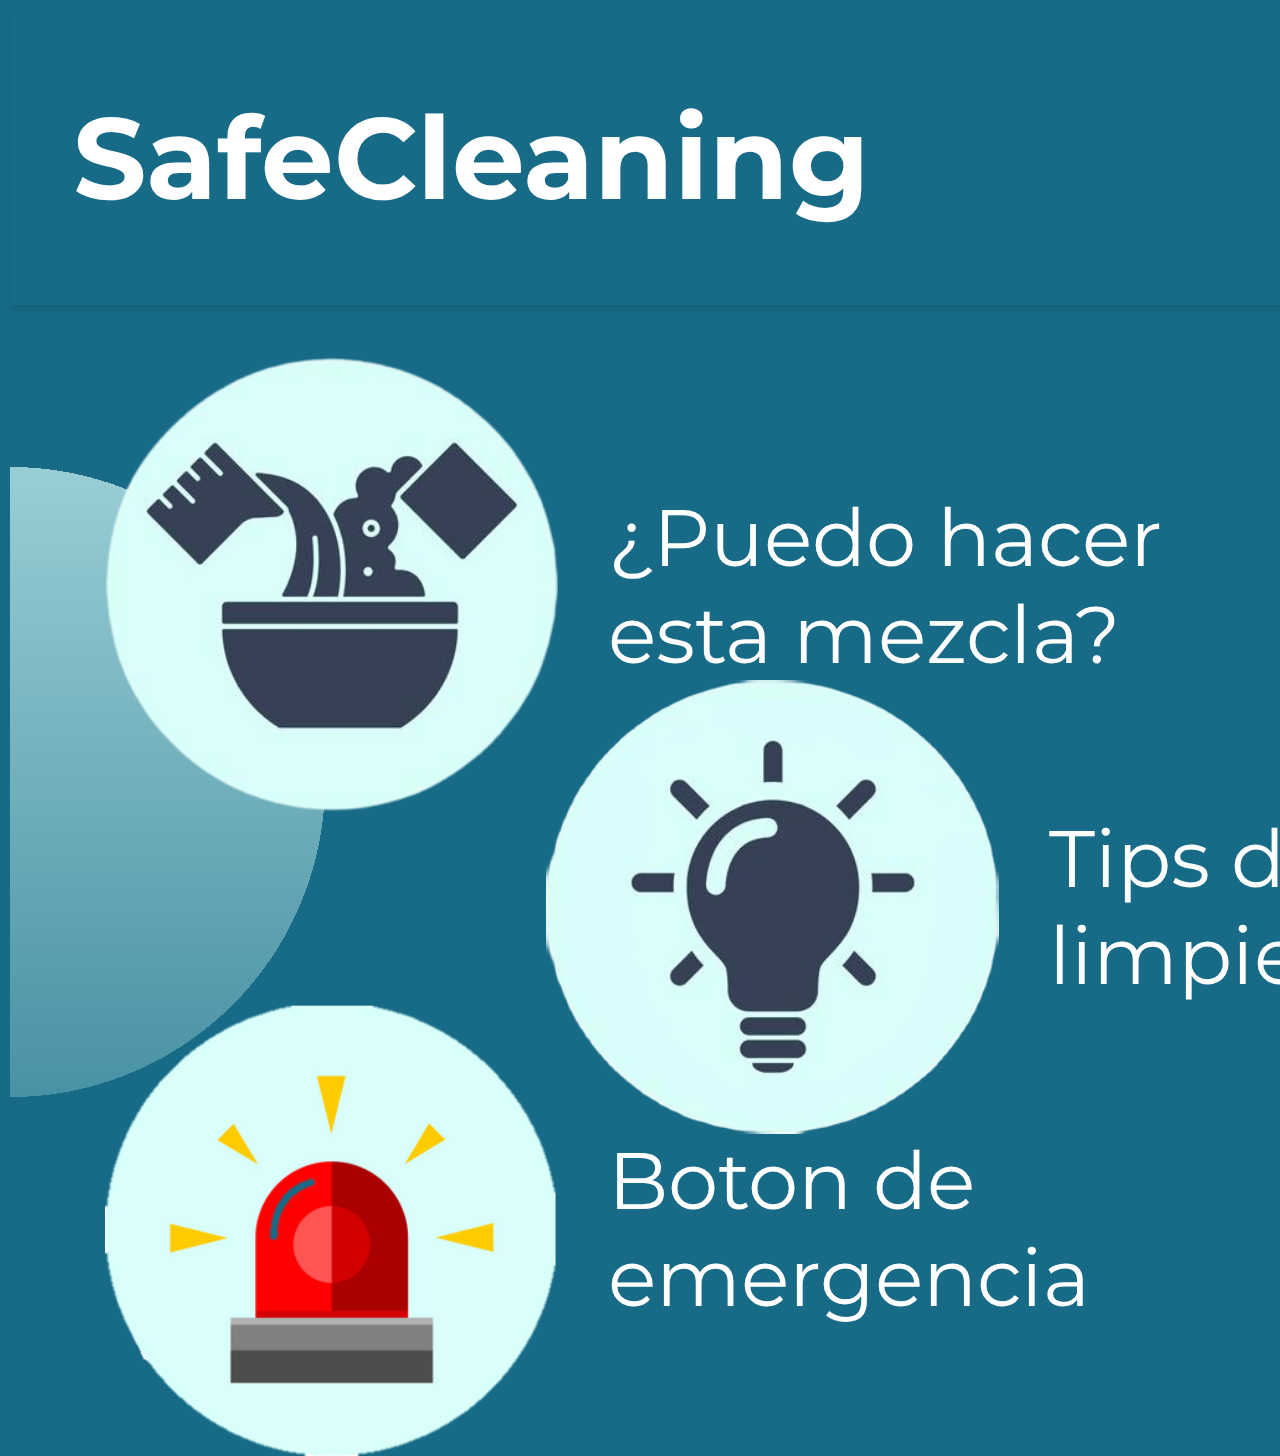
<file: index.html>
<!DOCTYPE html>
<html lang="es">
<head>
  <meta charset="UTF-8">
  <title>SafeCleaning</title>
  <link rel="stylesheet" href="estilos.css">
  <script src="script.js"></script>
</head>
<body class="menu">
    <div class="col-12 android-title-bar">
        <h1>SafeCleaning</h1>
    </div>
    <div class="empty_row"></div>
    <div class="card_1-container">
        <div class="row_1">
            <a class="card_1" href="mixing.html">
                <img class="card_1_img" src="MainFigures/MixB.png" alt="Boton mezcla">
                <p class="card_1_txt">
                ¿Puedo hacer esta mezcla?
                </p>
            </a>
        </div>

        <div class="row_1">
            <a class="card_1" href="suggest.html">
                <img class="card_1_img" src="MainFigures/TipsB.png" alt="Boton de tips">
                <p class="card_1_txt">
                Tips de limpieza
                </p>
            </a>
        </div>

        <div class="row_1">
            <a class="card_1" href="tel:123">
                <img class="card_1_img" src="MainFigures/AlertB.png" alt="Boton de emergencia">
                <p class="card_1_txt">
                Boton de emergencia
                </p>
            </a>
        </div>
    </div>
</body>
</html>
</file>
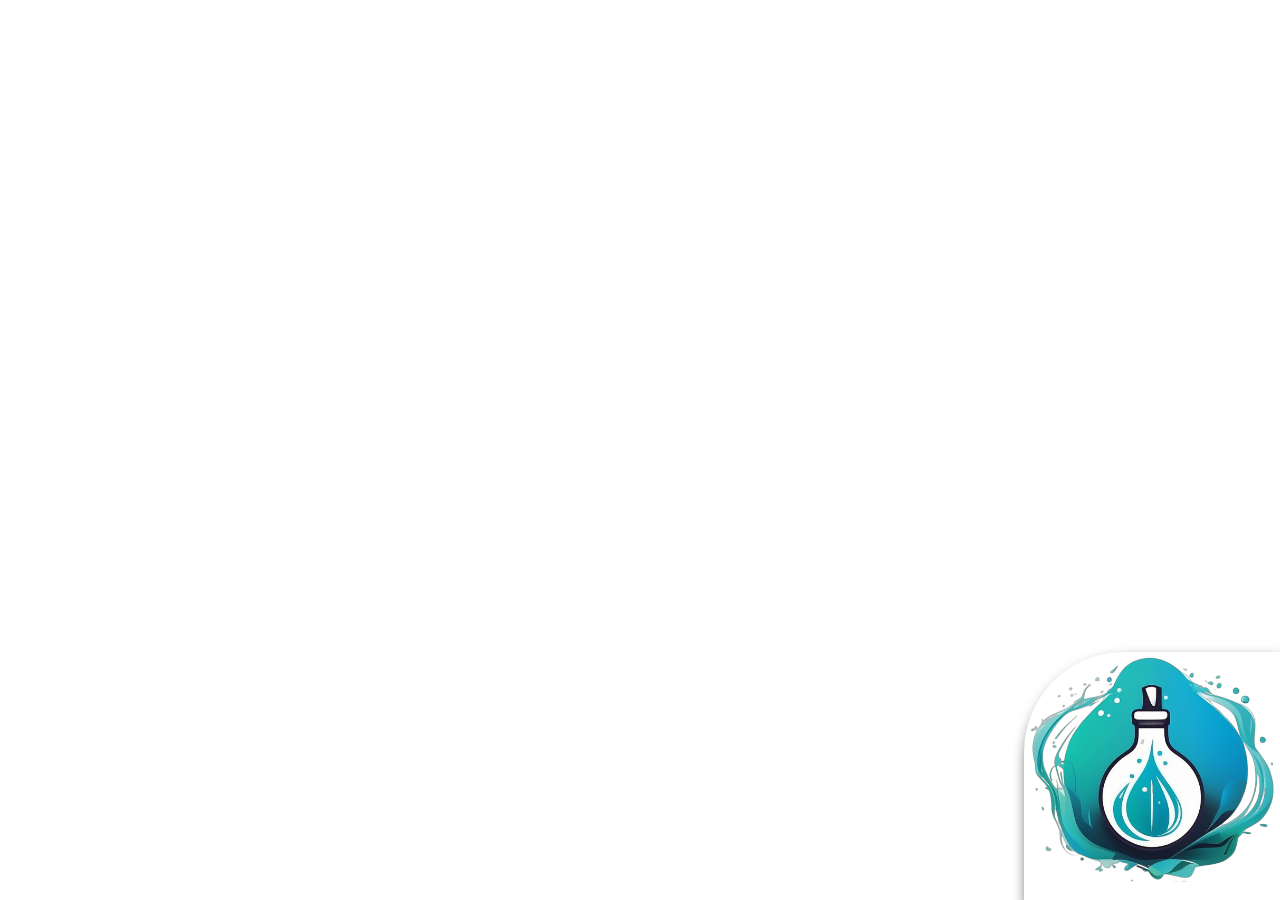
<file: danger.html>
<!DOCTYPE html>
<html lang="es">
<head>
    <meta charset="UTF-8">
    <title>SafeCleaning</title>
    <link rel="stylesheet" href="estilos.css">
</head>
<body class="danger">
    <div class="col-12 android-title-bar normal" id="barra">
        <h1>¿Puedo realizar esta mezcla?</h1>
    </div>
    <div class="space" id="espacio"></div>
    <h1 class="critical nousar" id="nousar">NO USAR</h1>
    <div class="card_3" id="mezclados">

    </div>
    <div class="row" id="precauciones">
        
    </div>
    <div class="row" id="riesgos">
        
    </div>
    <div class="row" id="usos">
        
    </div>
    <div class="home-button">
        <a href="index.html">
            <img src="MainFigures/logo.png" alt="Logo SafeCleaning">
        </a>
    </div>
    <script src="es_peligroso.js"></script>
    <div class="col-12 fullscreen-image" id="fondo">
    </div>
</body>
</html>
</file>
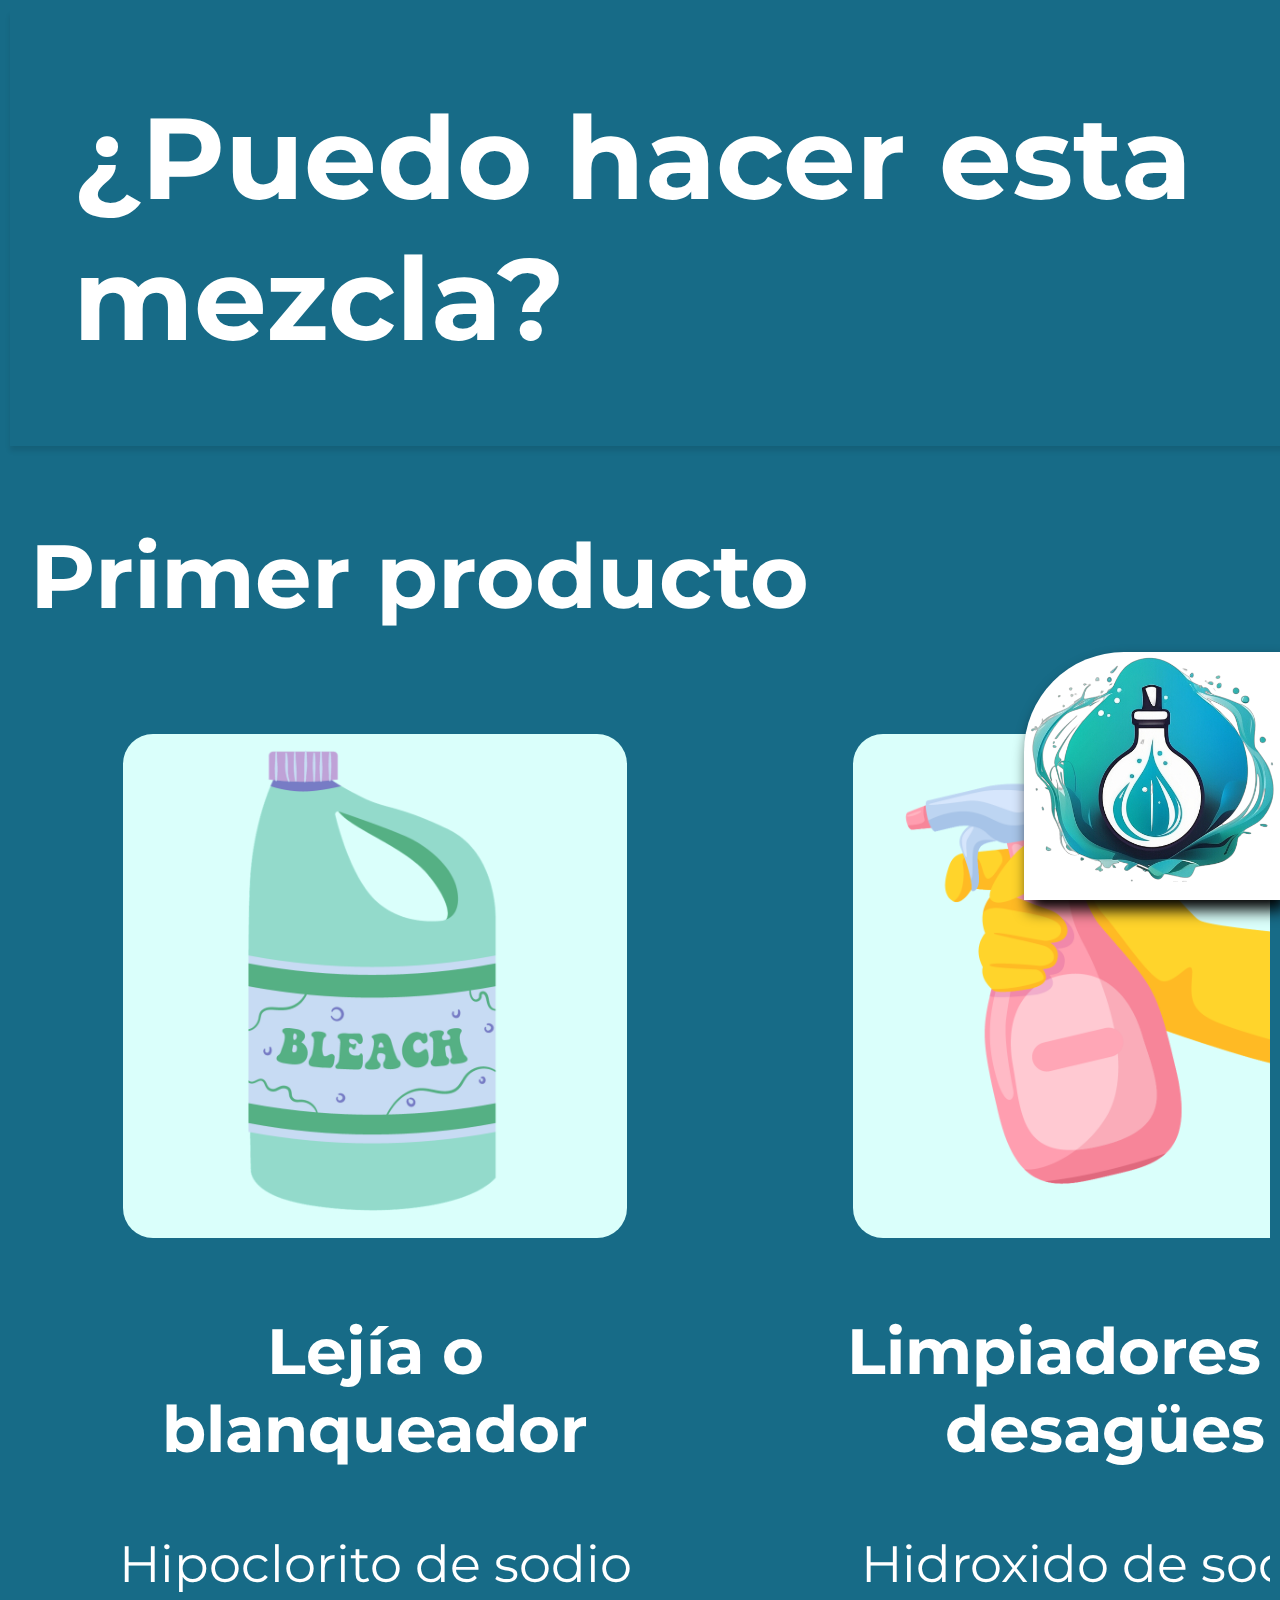
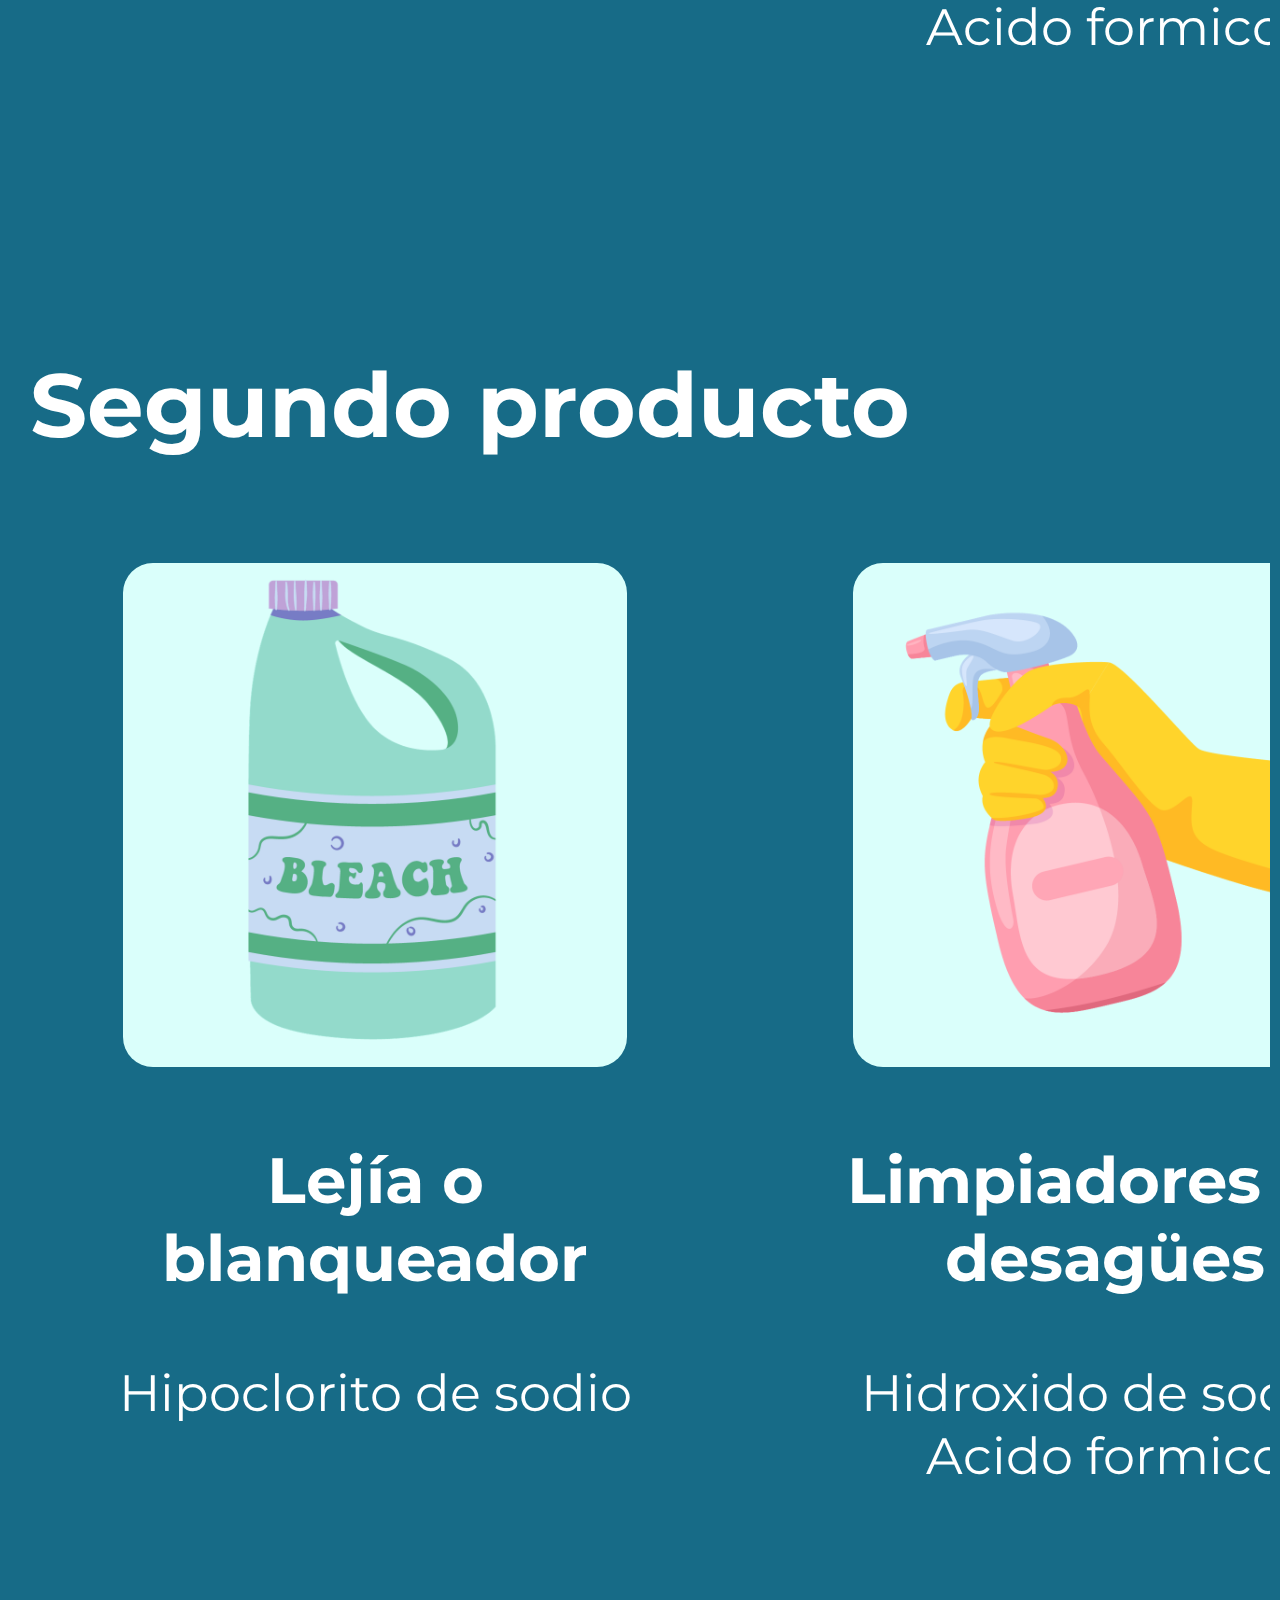
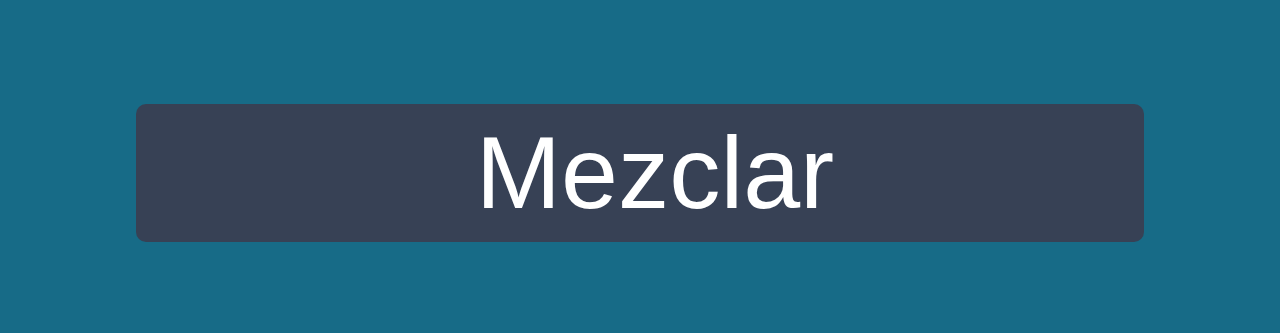
<file: mixing.html>
<!DOCTYPE html>
<html lang="es">
<head>
  <meta charset="UTF-8">
  <title>SafeCleaning</title>
  <link rel="stylesheet" href="estilos.css">
    <script src="script.js"></script>
</head>
<body  onload="loadCards()">
    <div class="col-12 android-title-bar">
        <h1>¿Puedo hacer esta mezcla?</h1>
    </div>
    <div class="row">
        <!-- 
        <div class="search-container col-10">
            <input type="text" class="search-bar" placeholder="Primer producto">
            <button class="search-button">
                <img src="MainFigures/magnifier_icon.png" alt="Search">
            </button>
        </div>-->
        <h2 class="col-10">
            Primer producto
        </h2>
    </div>
    <div class="row">
        <div class="card_2-container" id="product_cards_1">

        </div>
    </div>
    <div class="row">
        <!-- 
        <div class="search-container col-10">
            <input type="text" class="search-bar" placeholder="Segundo producto">
            <button class="search-button">
                <img src="MainFigures/magnifier_icon.png" alt="Search">
            </button>
        </div>-->
        <h2 class="col-10">
            Segundo producto
        </h2>
    </div>
    <div class="row">
        <div class="card_2-container" id="product_cards_2">

        </div>
    </div>
    <div class="row">
        <button class="accion" onclick="window.location.href = 'danger.html'">Mezclar</button>
    </div>
    <div class="empty_row"></div>
    <div class="empty_row"></div>
    <div class="empty_row"></div>
    <div class="home-button">
        <a href="index.html">
            <img src="MainFigures/logo.png" alt="Logo SafeCleaning">
        </a>
    </div>
    <script src="mezcla.js"></script>
</body>
</html>
</file>
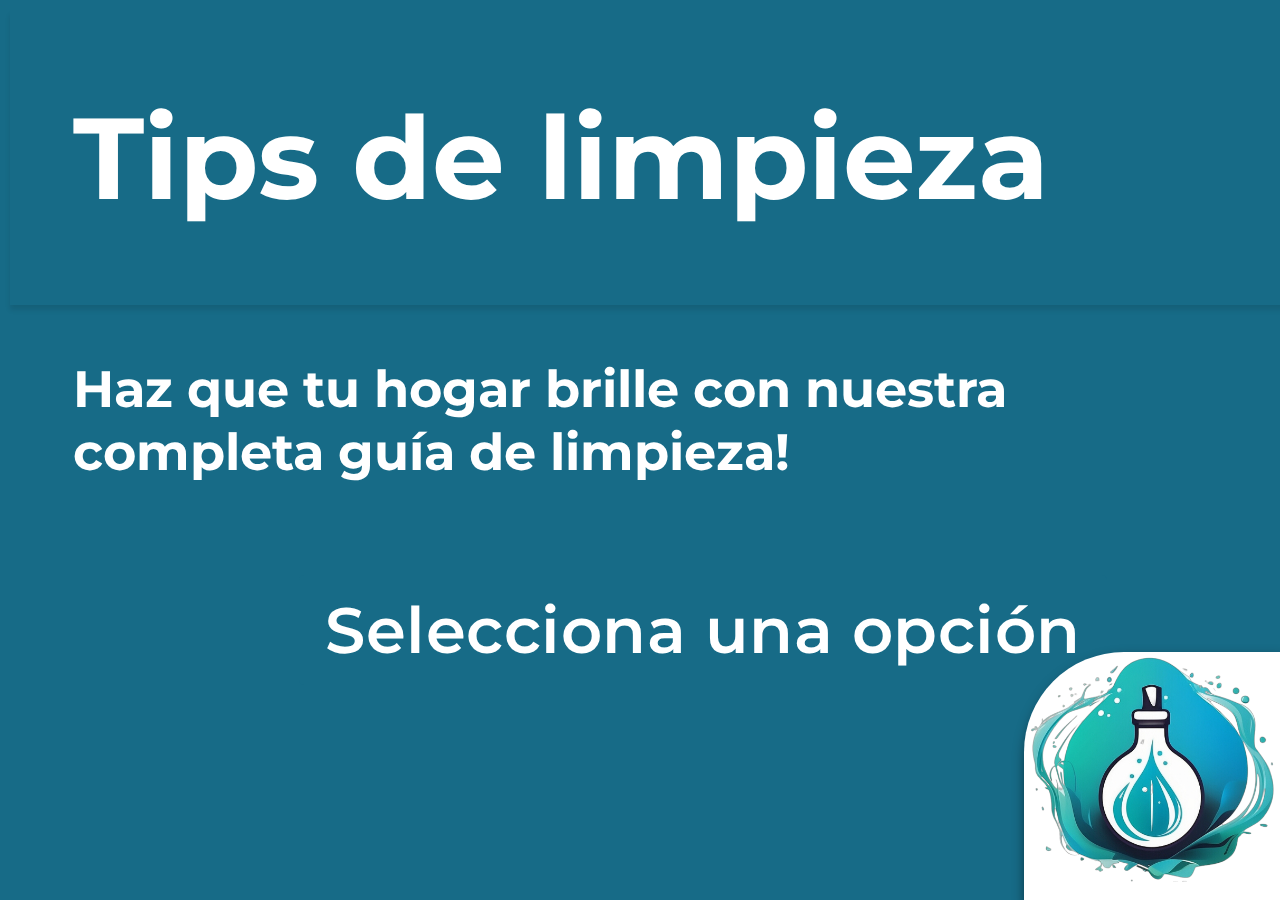
<file: suggest.html>
<!DOCTYPE html>
<html lang="es">

<head>
    <meta charset="UTF-8">
    <title>SafeCleaning</title>
    <link rel="stylesheet" href="estilos.css">
    <script src="consejos.js"></script>
</head>

<body onload="loadCards()">
    <div class="col-12 android-title-bar">
        <h1>Tips de limpieza</h1>
    </div>
    <div class="centered-div">
        <p><strong>Haz que tu hogar brille con nuestra completa guía de limpieza!</strong></p>
    </div>
    <div class="menu_select">
        <select id="zona_select">
            <option value="vacio">Selecciona una opción</option>
            <option value="cocina">Cocina</option>
            <option value="sala">Sala</option>
            <option value="bano">Baño</option>
            <option value="habitacion">Habitación</option>
            <option value="comedor">Comedor</option>
            <option value="ropa">Ropa</option>
        </select>
    </div>
    <div class="row">
        <div class="card_2-container" id="tips_cards">
    
        </div>
    </div>
    <div class="row">
        <div id="selected_card_tip">
            
        </div>
    </div>
    <div class="home-button">
        <a href="index.html">
            <img src="MainFigures/logo.png" alt="Logo SafeCleaning">
        </a>
    </div>
</body>



</html>
</file>
<file: estilos.css>
/* Agregar fuente de Google Fonts */
@import url('https://fonts.googleapis.com/css2?family=Montserrat:wght@400;700&display=swap');

html {
    scroll-behavior: smooth;
}

/* Mobile-first styles */

body {
    /*background: linear-gradient(to bottom, #f2f2f2, #a4cbf5);*/
    background: #176B87;
    overflow-y: scroll;
    margin: 0;
    padding: 10px;
}

body.danger{
  margin: 0px;
  padding: 10px;
  overflow: auto;
  background: #ffffff;
}

.fullscreen-image {
  position: fixed;
  top: 0;
  left: 0;
  width: 100%;
  height: 50%;
  background-size: cover;
  background-position: center;
  background-repeat: no-repeat;
  z-index: -1;
}

.fullscreen-image.seguro {
  background-image: url(MainFigures/seguro.png);
}

.fullscreen-image.cuidado {
  background-image: url(MainFigures/cuidado.png);
}

.fullscreen-image.alerta {
  width: 120%;
  height: 100%;
  z-index: -3;
  background-image: url(MainFigures/alerta.png);
  background-color: orangered;
} 

/*body.menu::before {
  content: "";
  position:fixed;
  top: 48%;
  left: 0%;
  transform: translateY(-50vw);
  width: 50%;
  height: 130vw;
  border-radius: 0 100% 100% 0 / 50%;
  background: linear-gradient(to bottom, #9FD2D8, #438DA1);
  z-index: -1;
}*/
/*
.col {
  --state-suggest: translate(110%);
  --state-mixing: translate(110%);
  --state-emergency: translate(110%);
  --state-homebutton: translate(0%);
  width: 100%;
  top: 0;
}*/

/*Para animaciones de ventana - fija propiedades*/
/*
.main {
  position: fixed;
  z-index: 1;
  left: 0;
  right: 0;
  bottom: 0;
}

.mixing {
  position: fixed;
  z-index: 95;
  background: #176B87;
  left: 0;
  right: 0;
  bottom: 0;
  transform: var(--state-mixing);
  transition: .4s transform;
}

.suggest {
  position: fixed;
  background: #176B87;
  z-index: 96;
  left: 0;
  right: 0;
  bottom: 0;
  transform: var(--state-suggest);
  transition: .4s transform;
}
.emergency {
  position: fixed;
  background: #176B87;
  z-index: 97;
  left: 0;
  right: 0;
  bottom: 0;
  transform: var(--state-emergency);
  transition: .4s transform;
}

#suggest:target {
  --state-suggest: translate(0%);
  --state-mixing: translate(110%);
  --state-emergency: translate(110%);
}
#mixing:target {
  --state-suggest: translate(110%);
  --state-mixing: translate(0%);
  --state-emergency: translate(110%);
}
#emergency:target {
  --state-suggest: translate(110%);
  --state-mixing: translate(110%);
  --state-emergency: translate(0%);
}
#home:target {
  --state-suggest: translate(110%);
  --state-mixing: translate(110%);
  --state-emergency: translate(110%);
}
*/
.row {
  display: flex;
  flex-wrap: wrap;
}

.col-little {width: 15%;}
.col-1 {width: 8.33%;}
.col-2 {width: 16.66%;}
.col-3 {width: 25%;}
.col-4 {width: 33.33%;}
.col-5 {width: 41.66%;}
.col-6 {width: 50%;}
.col-7 {width: 58.33%;}
.col-8 {width: 66.66%;}
.col-9 {width: 75%;}
.col-10 {width: 83.33%;}
.col-11 {width: 91.66%;}
.col-12 {width: 100%;}

.empty_row {
    height: 3vh;
}

/* Estilos para botones */
button {
  background-color: #3f51b500;
  color: white;
  border-radius: 5px;
  border: none;
  padding: 10px 20px;
  text-align: center;
  font-size: 3vw;
  width: 100%;
  margin-top: 25%;
  transition: background-color 0.3s ease-in-out, color 0.3s ease-in-out;
  background-repeat: no-repeat;
  background-position: left center;
  padding-left: 50px;
}

button:hover, button:focus {
  cursor: pointer;
}

button.accion {
  background-color: #374155;
  color: white;
  border-radius: 10px;
  border: none;
  padding: 10px 20px;
  text-align: center;
  font-size: 8vw;
  width: 100%;
  transition: background-color 0.3s ease-in-out, color 0.3s ease-in-out;
  background-repeat: no-repeat;
  background-position: left center;
  padding-left: 50px;
  margin: 0 10%;
}
button.accion:hover, button.accion:focus {
  background-color: #2ec4b6;
  cursor: pointer;
}

/* Estilos para encabezados */
h1, h2, h3 {
    color: #FFFFFF;
    font-family: 'Montserrat', sans-serif;
    font-weight: 700;
    text-align: left;
}
h1 {
    font-size: 9vw;
}
h2 {
    font-size: 7vw;
    padding-left: 20px;
}
h3 {
    font-size: 5vw;
    text-align: center;
}

/* Estilos para párrafos */
p {
    font-family: 'Montserrat', sans-serif;
    font-weight: 400;
    font-size: 4vw;
}

/* Estilo para barra de título de Android */
.android-title-bar {
    color: white;
    /*height: 56px;*/
    position: sticky;
    top: 0;
    left: 0;
    display: flex;
    align-items: center;
    box-shadow: 0px 5px 5px rgba(0, 0, 0, 0.1);
    font-weight: 500;
    width: 100%;
    padding: 0px 5%;
    background-color: #176B87;
}
.alert {
    background-color: yellow;
}
.critical {
    background-color: orangered;
}
.normal {
    background-color: transparent;
    box-shadow: 0px 5px 5px transparent;
}
/* ========================================*/
/* Estilos para tarjeta de opciones del menu principal */

.card_1-container {
  display: grid;
  justify-content: space-around;
  align-items: center;
  height: 100vh;
  background:radial-gradient(circle at left center, transparent 35vh, #176B87 51px),linear-gradient(to bottom, #9FD2D8, #438DA1);
  background-size: 80% 80%;
  background-repeat: no-repeat;
  background-position: 0 50%;
}

.card_1 {
  display: grid;
  margin: 10px auto;
  width: 90%;
  height: 30vh;
  align-items: center;
  justify-content: center;
  grid-template-columns: 40% 50%;
  grid-gap: 10px 50px;
  padding: 1em 0em;
  cursor: pointer;
  text-decoration: none;
}

.row_1:nth-child(2) {
  transform: translateX(35%);
}

.card_1:hover, .card_1:active {
  filter: sepia(100%) hue-rotate(180deg);
  transition: 0.5s;
}

.card_1_img {
  padding: 0;
  grid-column: 1;
  grid-row: 1;
  width: 100%;
}

.card_1_txt {
  margin: 0px;
  font-size: 5em;
  text-align: left;
  padding: 0;
  vertical-align: middle;
  grid-column: 2;
  grid-row: 1;
  color: white;
}

/* ========================================*/
/* Estilos para botones personalizados */
.home-button {
  position: fixed;
  display: block;
  right: 0;
  bottom: 0;
  background-color: white;
  border-radius: 100px 0 0 0;
  width: 20%;
  z-index: 99;
  box-shadow: 5px 10px 15px 0px black;
}
.home-button img {
  width: 100%; /* Adjust as needed */
  height: auto;
}

/* ========================================*/
/* Estilos para barra de búsqueda */

.search-container {
  display: grid;
  align-items: center;
  border: 1px solid white;
  border-radius: 50px;
  grid-template-columns: 80% 10%;
  background: transparent;
  width: 100%;
  margin: 5%;
  justify-content: space-around;
  padding: 0px 40px;
}

.search-bar {
  border: none;
  background: transparent;
  padding: 10px;
  color: white;
  grid-row: 1;
  grid-column: 1;
  font-size: 4vw;
  font-weight: 300;
}
.search-bar::placeholder{
  color: aliceblue;
}

.search-button {
  background: transparent;
  border: none;
  grid-row: 1;
  grid-column: 2;
  align-self: center;
}

.search-button img {
  width: 2em;
  height: auto;
}

/* ========================================*/
/* Estilos para tarjeta de sugerencias */
.card_2-container {
  display: flex;
  overflow-x: auto;
  overflow-y: hidden;
  height: auto;
  align-items: flex-start;
}

.card_2 {
  flex: 0 0 auto;
  display: flex;
  flex-direction: column;
  justify-content: center;
  margin: 0 50px;
  padding: 30px 0;
  width: 50%;
  border-radius: 30px;
  word-wrap: break-word;
}

.card_2_img {
  order: 1;
  align-self: center;
  width: 80%;
  background-color: #dafffb;
  border-radius: 30px;
}

.card_2_txt {
  order: 2;
  margin: 0px;
  font-size: 2em;
  text-align: center;
  padding: 10px; /* Added padding */
  box-sizing: border-box;
  color: white;
  width: 100%;
  word-wrap: break-word; /* Añade esta línea */
  hyphens: auto;
}

.card_2:hover, .card_2:active {
  transition: 0.5s;
}

.card_2.selected {
  background-color: #2ec4b6;
}

/* ========================================*/

.card_3 {
  display: flex;
  position: relative;
  top: 10vh;
  width: 100%;
  justify-content: space-evenly;
  align-items: stretch;
  padding: 20px;
  margin: 10px;
  z-index: -2;
}

.card_3_item {
  display: flex;
  flex-direction: column;
  align-items: center;
  border-radius: 30px;
  width: 30%;
}

.card_3_img {
  width: 100%;
  height: auto;
}

.card_3_txt {
  width: 100%;
  margin-top: 10px;
  text-align: center;
  color: #374155;
  word-wrap: break-word; /* Añade esta línea */
  hyphens: auto;
}

.card_3_txt.nousar{
  color: #374155;
}
.space {
  margin-top: 30vh;
}

h1.nousar {
  position: sticky;
  top: 0;
  color: #ffffff;
  width: 100%;
  font-size: 10em;
  text-align: center;
  display: none;
  margin: -10px;
  padding: 30px;
}	



.card_4 {
  display: flex;
  flex-direction: column; /* Asegura que el título y el párrafo se apilen verticalmente */
  position: relative;
  top: 10vh;
  width: 100%;
  justify-content: space-evenly;
  align-items: flex-start; /* Alinea el título y el párrafo a la izquierda */
  padding: 30px;
  margin: 100px;
  z-index: -2;
  background-color: transparent;
  border-radius: 30px;
}

.card_4 h2, 
.card_4 p {
  width: 100%;
  color: #374155; 
  font-size: 5em;
}

.card_4 h2 {
  height: auto;
  font-size: 7em;
  margin-bottom: 10px; 
}

.card_4 p {
  margin-top: 10px;
  text-align: left; 
}

.card_4.alerta h2,
.card_4.alerta p{
  color: #FFFFFF;
  font-weight:bold;
}

/* ========================================*/
/* Media queries for larger screens */
@media (min-width: 768px) {
  .container {
    max-width: 750px;
  }
  
  .col-1, .col-2, .col-3, .col-4, .col-5, .col-6, .col-7, .col-8, .col-9, .col-10, .col-11, .col-12 {
    flex-basis: 0;
    flex-grow: 1;
    max-width: 100%;
  }
  
  .col-sm-1 {
    flex-basis: 8.33%;
    max-width: 8.33%;
  }
  
  .col-sm-2 {
    flex-basis: 16.66%;
    max-width: 16.66%;
  }
  
  .col-sm-3 {
    flex-basis: 25%;
    max-width: 25%;
  }
  
  .col-sm-4 {
    flex-basis: 33.33%;
    max-width: 33.33%;
  }
  
  .col-sm-5 {
    flex-basis: 41.66%;
    max-width: 41.66%;
  }
  
  .col-sm-6 {
    flex-basis: 50%;
    max-width: 50%;
  }
  
  .col-sm-7 {
    flex-basis: 58.33%;
    max-width: 58.33%;
  }
  
  .col-sm-8 {
    flex-basis: 66.66%;
    max-width: 66.66%;
  }
  
  .col-sm-9 {
    flex-basis: 75%;
    max-width: 75%;
  }
  
  .col-sm-10 {
    flex-basis: 83.33%;
    max-width: 83.33%;
  }
  
  .col-sm-11 {
    flex-basis: 91.66%;
    max-width: 91.66%;
  }
  
  .col-sm-12 {
    flex-basis: 100%;
    max-width: 100%;
  }
}

/* functionality */
.checkbox:checked ~ .background {
  transform: scale(80);
}
.checkbox:checked ~ .nav {
  opacity: 1;
  width: 100%;
  right: 0;
}

/*  */
/* styling hamb ICON */
/*.icon {
  position: absolute;
  top: 50%;
  left: 50%;
  transform: translate(-50%, -50%);
}

.icon,
.icon::before,
.icon::after {
  width: 3rem;
  height: 2px;
  background-color: gray;
  display: inline-block;
}

.icon::before,
.icon::after {
  content: "";
  position: absolute;
  left: 0;
  transition: all 0.2s;
}

.icon::before {
  top: -0.8rem;
}
.icon::after {
  top: 0.8rem;
}

.button:hover icon:before {
  top: -1rem;
}
.button:hover icon::after {
  top: 1rem;
}

.checkbox:checked + .button .icon {
  background-color: transparent;
}

.checkbox:checked + .button .icon::before {
  top: 0;
  transform: rotate(135deg);
}
.checkbox:checked + .button .icon::after {
  top: 0;
  transform: rotate(-135deg);
}


/* hamburger */
.checkbox {
  display: none;
}

.button {
  position: relative;
  background-color: white;
  height: 6rem;
  width: 6rem;
  border-radius: 50%;
  position: fixed;
  top: 5vh;
  right: 5vw;
  z-index: 2000;
  box-shadow: 0 1rem 3rem black;
  text-align: center;
  cursor: pointer;
}

.background {
  height: 4rem;
  width: 4rem;
  border-radius: 50%;
  position: fixed;
  top: 5.5vh;
  right: 5.5vw;
  background-image: linear-gradient(#176B87,#ffffff);
  z-index: 1000;

  transition: transform 0.8s cubic-bezier(0.86, 0, 0.07, 1);
}

.nav {
  height: 100vh;
  position: fixed;
  top: 0;
  right: -60vw;
  z-index: 1500;
  opacity: 0;
  width: 0;
  transition: all 0.8s;
}

.list {
  position: absolute;
  top: 50%;
  left: 50%;
  transform: translate(-50%, -50%);
  list-style: none;
  text-decoration: underline;
  text-align: right;
  padding-right: 10%;
  width: 100%;
}

.item {
  margin: 1rem;
  font-size: 100px;
  font-family: 'Montserrat', sans-serif;
}

.link:link,
.link:visited {
  font-family: 'Montserrat';
  display: inline-block;
  font-size: 8rem;
  font-weight: 300;
  padding: 1rem 2rem;
  color: white;
  text-decoration: none;
  text-transform: uppercase;
  background-image: linear-gradient(120deg,
      transparent 0%,
      transparent 50%,
      white 50%);
  background-size: 220%;
  transition: all 0.4s;
}

.link:hover,
.link:active {
  color: rgb(255, 255, 255);
  cursor: pointer;
}

/* functionality */
.checkbox:checked~.background {
  transform: scale(80);
}

.checkbox:checked~.nav {
  opacity: 1;
  width: 100%;
  right: 0;
}

/*  */
/* styling hamb ICON */
.icon {
  position: absolute;
  top: 50%;
  left: 50%;
  transform: translate(-50%, -50%);
}

.icon,
.icon::before,
.icon::after {
  width: 3rem;
  height: 2px;
  background-color: gray;
  display: inline-block;
}

.icon::before,
.icon::after {
  content: "";
  position: absolute;
  left: 0;
  transition: all 0.5s;
}

.icon::before {
  top: -0.8rem;
}

.icon::after {
  top: 0.8rem;
}

.button:hover icon:before {
  top: -1rem;
}

.button:hover icon::after {
  top: 1rem;
}

.checkbox:checked+.button .icon {
  background-color: transparent;
}

.checkbox:checked+.button .icon::before {
  top: 0;
  transform: rotate(135deg);
} 

.checkbox:checked+.button .icon::after {
  top: 0;
  transform: rotate(-135deg);
}

/* estilo menu de seleccion */
.menu_select{
  display: flex;
  justify-content: center;
  align-items: center;
  height: 15vw;
}

select{
  top: 50%;
  left: 50%;
  appearance: none;
  padding: 10px 20px;
  font-family: 'Montserrat', sans-serif;
  font-weight: 600;
  font-size: 4em;
  letter-spacing: 0.5px;
  cursor: pointer;
  background-color: #176B87;
  color: #FFFFFF;
  border: 6px solid #176B87;
  border-radius: 5px;
  margin-left: 10%;
}

select::-ms-expand {
  width: 1vw;
  border: 6px solid #176B87;
  border-radius: 5px;
}

select:hover{
  border: 6px solid #176B87;
}

option{
  width: 1vw;
  height: 1vw;
  font-size: 0.25em;
}

.suggest_display {
  display: flex;
  flex-direction: column;
  color: white;
  margin-bottom: 15%;
  background-color: white; /* Set the background color to white */
  border-radius: 5%; /* Set the border radius to 10% */
  margin-left: 5%; /* Add a 5% margin to the left */
  margin-right: 5%; /* Add a 5% margin to the right */
}

.suggest_display p,
.suggest_display h3 {
  color: rgb(56, 56, 56);; /* Set the text color to black for p and h3 elements */
  margin: 5%; /* Add a 5% margin to the p and h3 elements */
}

.suggest_display ul {
  margin: 5%;
  list-style-type: disc;
  color: rgb(76, 75, 75);
}

.suggest_display ul li {
  padding: 10px;
  color: rgb(76, 75, 75);
  font-size: 4vw;
  font-family: 'Montserrat', sans-serif;
}

.centered-div {
  display: flex;
  justify-content: center;
  align-items: center;
  color: #FFFFFF;
  margin-left: 5%; /* Add left margin */
  margin-right: 5%; /* Add right margin */
}
</file>
